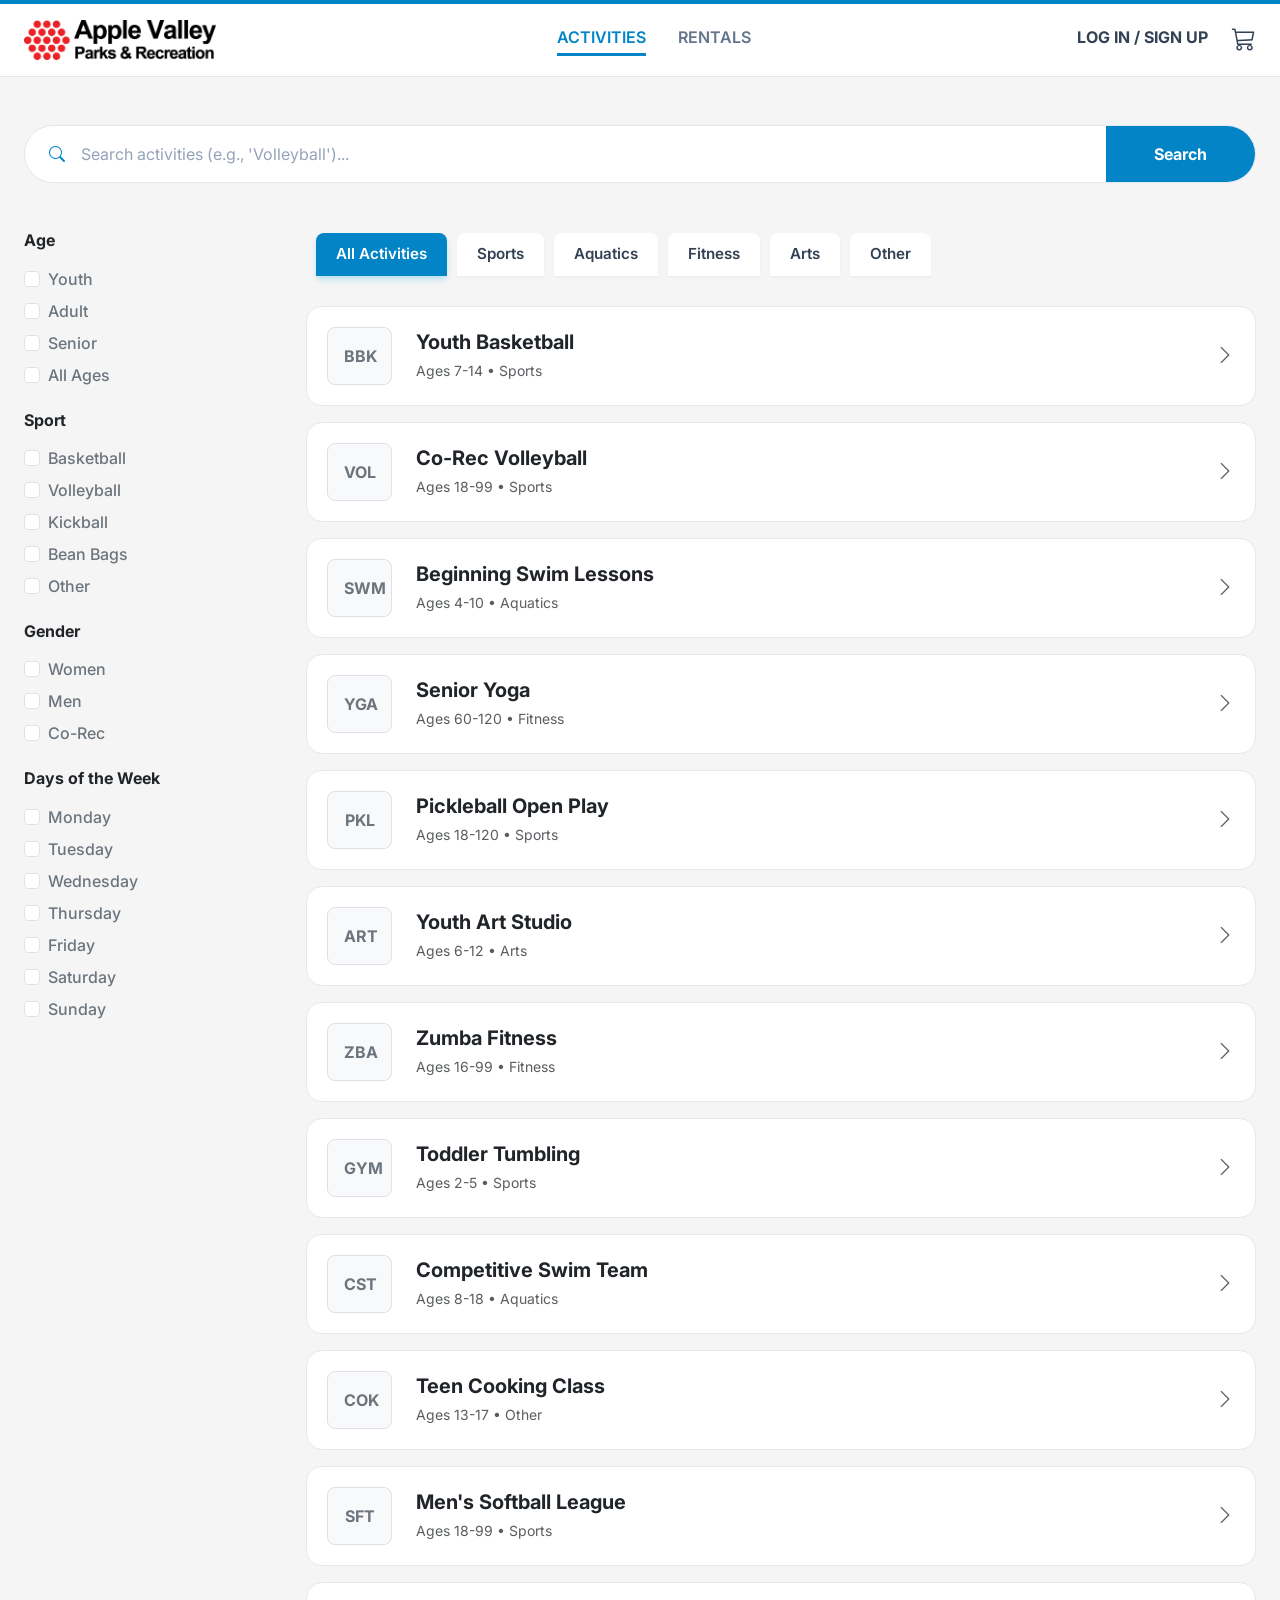
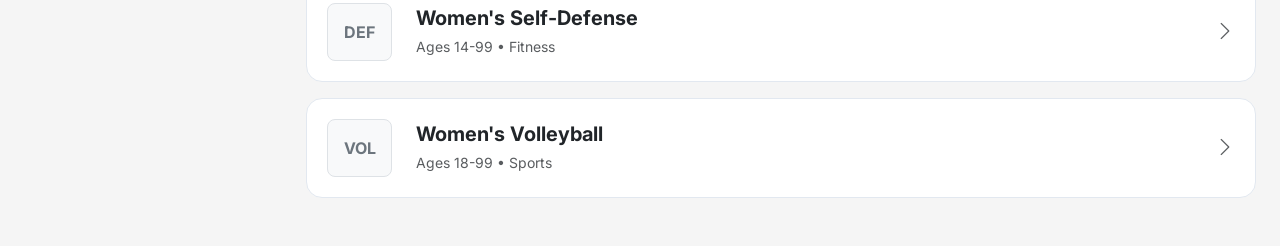
<file: index.html>
<!DOCTYPE html>
<html lang="en">
<head>
    <meta charset="UTF-8">
    <meta name="viewport" content="width=device-width, initial-scale=1.0">
    <title>Apple Valley Parks & Recreation - Activities</title>
    <link href="https://cdn.jsdelivr.net/npm/bootstrap@5.3.0/dist/css/bootstrap.min.css" rel="stylesheet">
    <link rel="stylesheet" href="https://cdn.jsdelivr.net/npm/bootstrap-icons@1.11.1/font/bootstrap-icons.css">
    <link rel="stylesheet" href="css/styles.css">
</head>
<body>

    <nav class="site-header navbar navbar-expand-lg">
        <div class="header-container">
            <a class="brand-logo" href="index.html">
                <img src="/img/AVLogo.png" alt="Logo" height="40">
            </a>
            
            <button class="navbar-toggler" type="button" data-bs-toggle="collapse" data-bs-target="#navbarNav">
                <span class="navbar-toggler-icon"></span>
            </button>

            <div class="collapse navbar-collapse center-nav" id="navbarNav">
                <ul class="nav-links">
                    <li><a class="nav-link active" href="index.html">ACTIVITIES</a></li>
                    <li><a class="nav-link" href="rentals.html">RENTALS</a></li>
                </ul>
            </div>

            <div class="user-actions">
                <a href="account.html" id="main-nav-link" class="account-link">ACCOUNT</a>
                <a href="cart.html" class="cart-link">
                    <i class="bi bi-cart3 cart-icon"></i>
                    <span id="cart-badge" class="cart-badge d-none">0</span>
                </a>
            </div>
        </div>
    </nav>

    <div class="page-container">
        
        <div class="search-wrapper">
            <span class="search-icon"><i class="bi bi-search"></i></span>
            <input type="text" id="search-input" class="search-input" placeholder="Search activities (e.g., 'Volleyball')..." aria-label="Search activities">
            <button id="clear-search-btn" class="clear-btn d-none" type="button">
                <i class="bi bi-x-circle-fill"></i>
            </button>
            <button class="btn-search" type="button" id="search-btn">Search</button>
        </div>

        <div class="layout-grid">
            <aside class="sidebar">
                <div id="filter-sidebar">
                    <h6 class="filter-title">Filters</h6>
                    <div id="filter-content"></div>
                </div>
            </aside>

            <main class="main-content">
                <div class="catalog-tabs" id="catalog-tabs"></div>
                <div id="activity-list" class="activity-list"></div>
            </main>
        </div>
    </div>

    <div class="modal fade" id="memberModal" tabindex="-1" aria-hidden="true">
        <div class="modal-dialog modal-dialog-centered">
            <div class="modal-content custom-modal">
                <div class="custom-modal-header">
                    <h5 class="custom-modal-title">Select a Family Member</h5>
                    <button type="button" class="btn-close" data-bs-dismiss="modal"></button>
                </div>
                <div class="custom-modal-body">
                    <p id="modal-activity-info" class="modal-subtitle"></p>
                    <div id="member-selection-list" class="member-list">
                        <div class="loading-text">Loading household...</div>
                    </div>
                </div>
                <div class="custom-modal-footer">
                    <button type="button" class="btn-cancel" data-bs-dismiss="modal">Cancel</button>
                </div>
            </div>
        </div>
    </div>

    <div class="modal fade" id="authModal" tabindex="-1" aria-hidden="true">
        <div class="modal-dialog modal-dialog-centered">
            <div class="modal-content custom-modal text-center">
                <div class="custom-modal-header border-0">
                    <h5 class="custom-modal-title">Sign In Required</h5>
                    <button type="button" class="btn-close" data-bs-dismiss="modal"></button>
                </div>
                <div class="custom-modal-body auth-body">
                    <i class="bi bi-person-lock auth-icon"></i>
                    <p class="auth-desc">You need to sign in first to add activities to your cart and assign family members.</p>
                    <div class="auth-actions">
                        <button id="login-sim-btn" class="btn-primary">Log In</button>
                        <a href="signup.html" class="btn-secondary">Sign Up</a>
                    </div>
                </div>
            </div>
        </div>
    </div>

    <div class="toast-container custom-toast-container">
        <div id="cartToast" class="toast custom-toast" role="alert">
            <div class="toast-content">
                <div class="toast-message">Item added to cart successfully!</div>
                <button type="button" class="btn-close btn-close-white" data-bs-dismiss="toast"></button>
            </div>
        </div>
    </div>

    <script src="https://cdn.jsdelivr.net/npm/bootstrap@5.3.0/dist/js/bootstrap.bundle.min.js"></script>
    <script src="js/auth.js"></script>
    <script src="js/main.js"></script>
</body>
</html>
</file>
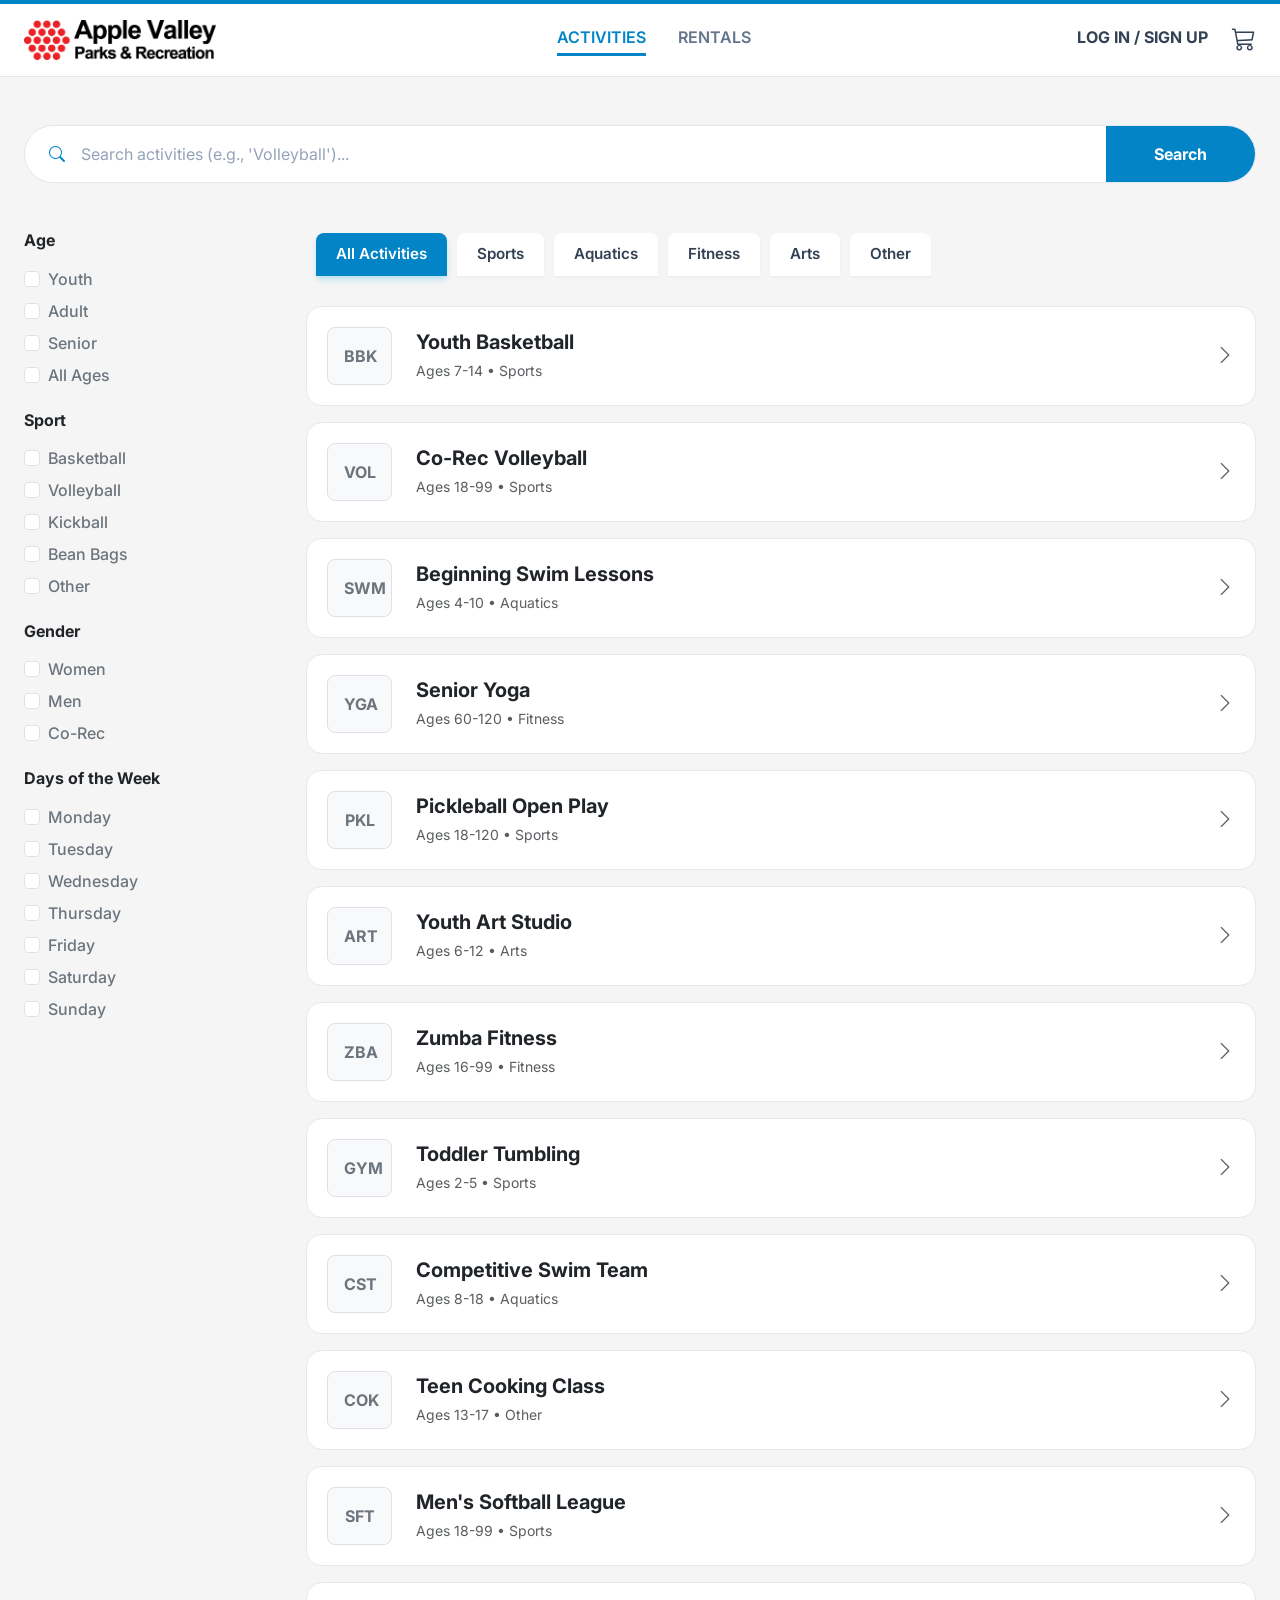
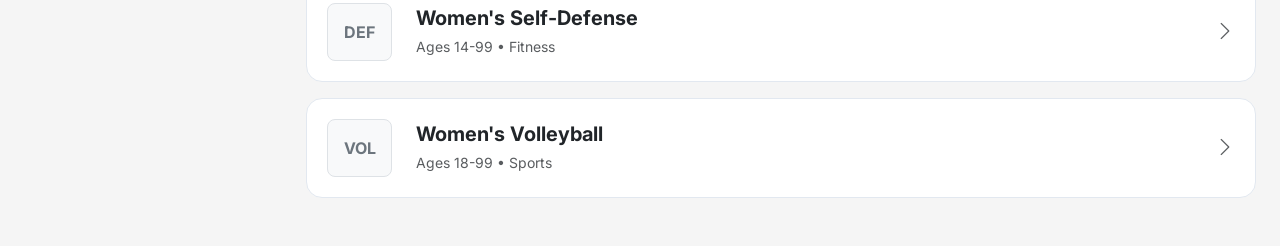
<file: account.html>
<!DOCTYPE html>
<html lang="en">
<head>
    <meta charset="UTF-8">
    <meta name="viewport" content="width=device-width, initial-scale=1.0">
    <title>Account - Apple Valley Parks & Rec</title>
    <link href="https://cdn.jsdelivr.net/npm/bootstrap@5.3.0/dist/css/bootstrap.min.css" rel="stylesheet">
    <link rel="stylesheet" href="https://cdn.jsdelivr.net/npm/bootstrap-icons@1.11.1/font/bootstrap-icons.css">
    <link rel="stylesheet" href="css/styles.css">
</head>
<body>

    <nav class="site-header navbar navbar-expand-lg">
        <div class="header-container">
            <a class="brand-logo" href="index.html">
                <img src="/img/AVLogo.png" alt="Logo" height="40">
            </a>
            
            <button class="navbar-toggler" type="button" data-bs-toggle="collapse" data-bs-target="#navbarNav">
                <span class="navbar-toggler-icon"></span>
            </button>
            <div class="collapse navbar-collapse center-nav" id="navbarNav">
                <ul class="nav-links">
                    <li><a class="nav-link" href="index.html">ACTIVITIES</a></li>
                    <li><a class="nav-link" href="rentals.html">RENTALS</a></li>
                </ul>
            </div>

            <div class="user-actions">
                <a href="account.html" id="main-nav-link" class="account-link active">ACCOUNT</a>
                <a href="cart.html" class="cart-link">
                    <i class="bi bi-cart3 cart-icon"></i>
                    <span id="cart-badge" class="cart-badge d-none">0</span>
                </a>
            </div>
        </div>
    </nav>


    <div class="page-container">
        <div class="row gx-5">
            
            <div class="col-lg-6 mb-5 mb-lg-0">
                <h2 class="fw-bold mb-4" style="color: #0f172a;">Family Members</h2>
                
                <div id="members-list"></div>
                
                <div class="d-flex flex-wrap gap-3 mt-4">
                    <button id="open-add-member" class="btn-primary">Add Family Member</button>
                    <button id="sign-out-btn" class="btn-danger-outline">Sign Out</button>
                </div>
            </div>

            <div class="col-lg-6">
                <div class="mb-5">
                    <h2 class="fw-bold mb-3" style="color: #0f172a;">Address</h2>
                    <div class="info-card">
                        <p id="address-display" class="fs-5 mb-0 text-secondary flex-grow-1">No address provided</p>
                        <button id="edit-address-btn" class="btn-secondary">Edit</button>
                    </div>
                </div>

                <div>
                    <h2 class="fw-bold mb-3" style="color: #0f172a;">Payment Methods</h2>
                    <div class="info-card">
                        <i class="bi bi-credit-card-2-front fs-3" style="color: #0284c7;"></i>
                        <p class="fs-5 mb-0 flex-grow-1 text-secondary">Mastercard ending in 4567</p>
                        <button id="add-payment-btn" class="btn-secondary">Add</button>
                    </div>
                </div>
            </div>
        </div>
    </div>

    <div class="modal fade" id="addMemberModal" tabindex="-1" aria-hidden="true">
        <div class="modal-dialog modal-dialog-centered">
            <div class="modal-content custom-modal">
                <div class="custom-modal-header">
                    <h5 class="custom-modal-title">Add Family Member</h5>
                    <button type="button" class="btn-close" data-bs-dismiss="modal" aria-label="Close"></button>
                </div>
                <div class="custom-modal-body">
                    <form id="add-member-form">
                        <div class="mb-3">
                            <label class="form-label fw-bold text-secondary">Full Name</label>
                            <input type="text" id="new-member-name" class="form-control form-control-custom" required>
                        </div>
                        <div class="mb-3">
                            <label class="form-label fw-bold text-secondary">Age</label>
                            <input type="number" id="new-member-age" class="form-control form-control-custom" required>
                        </div>
                        <div class="mb-4">
                            <label class="form-label fw-bold d-block text-secondary">Gender</label>
                            <div class="d-flex gap-4">
                                <div class="form-check">
                                    <input class="form-check-input" type="radio" name="new-gender" id="g-female" value="Female" checked>
                                    <label class="form-check-label fw-medium text-secondary" for="g-female">Female</label>
                                </div>
                                <div class="form-check">
                                    <input class="form-check-input" type="radio" name="new-gender" id="g-male" value="Male">
                                    <label class="form-check-label fw-medium text-secondary" for="g-male">Male</label>
                                </div>
                                <div class="form-check">
                                    <input class="form-check-input" type="radio" name="new-gender" id="g-other" value="Non-Binary">
                                    <label class="form-check-label fw-medium text-secondary" for="g-other">Non-Binary</label>
                                </div>
                            </div>
                        </div>
                        <button type="submit" class="btn-primary w-100 py-3 mt-2">Save Family Member</button>
                    </form>
                </div>
            </div>
        </div>
    </div>

    <div class="modal fade" id="addressModal" tabindex="-1" aria-hidden="true">
        <div class="modal-dialog modal-dialog-centered">
            <div class="modal-content custom-modal">
                <div class="custom-modal-header">
                    <h5 class="custom-modal-title">Update Address</h5>
                    <button type="button" class="btn-close" data-bs-dismiss="modal"></button>
                </div>
                <div class="custom-modal-body">
                    <form id="edit-address-form">
                        <div class="mb-4">
                            <label class="form-label fw-bold text-secondary">Street Address</label>
                            <input type="text" id="input-address" class="form-control form-control-custom" placeholder="e.g. 123 Apple Way" required>
                        </div>
                        <button type="submit" class="btn-primary w-100 py-3">Save Address</button>
                    </form>
                </div>
            </div>
        </div>
    </div>

    <script src="https://cdn.jsdelivr.net/npm/bootstrap@5.3.0/dist/js/bootstrap.bundle.min.js"></script>
    <script src="js/auth.js"></script>
    <script src="js/account.js"></script>
</body>
</html>
</file>
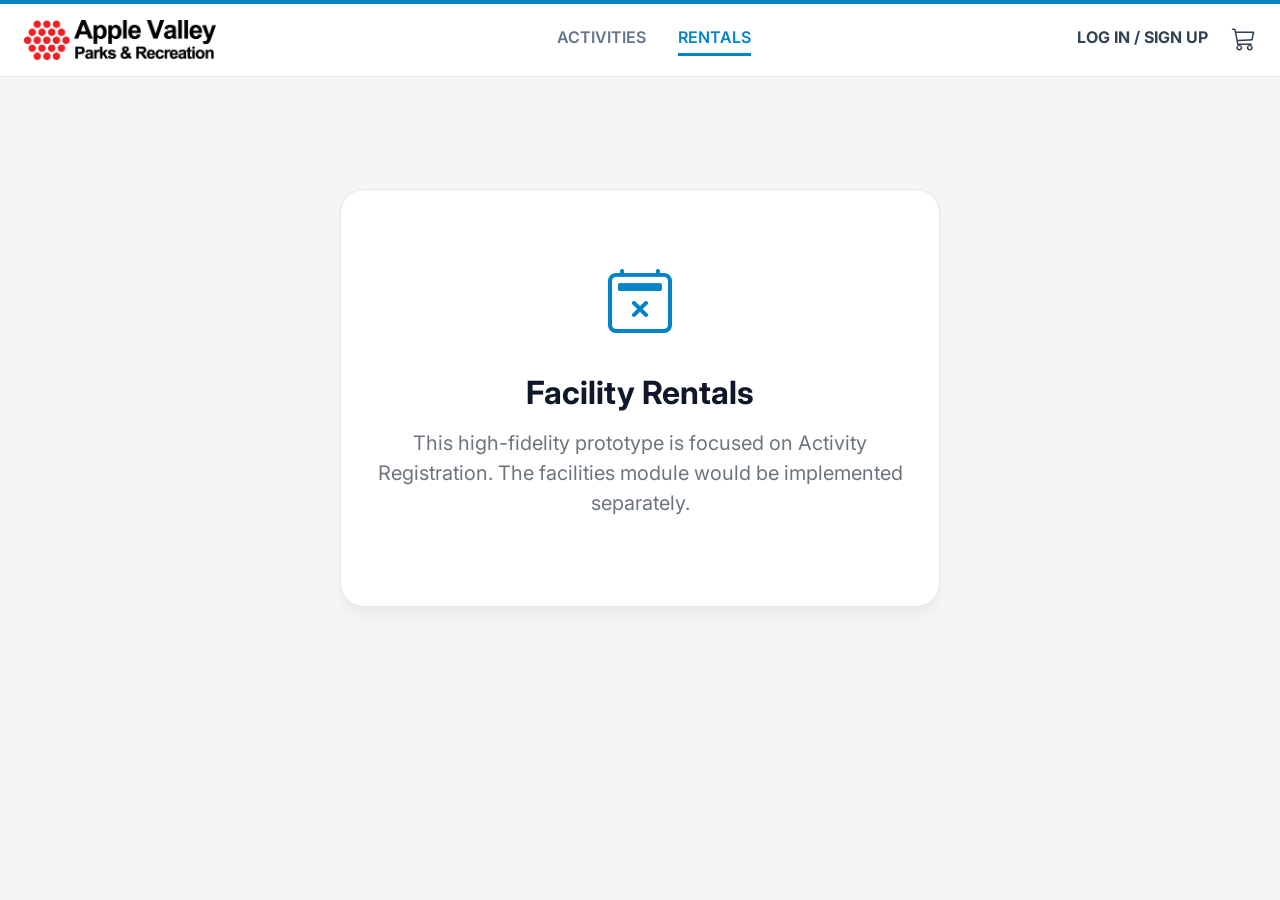
<file: rentals.html>
<!DOCTYPE html>
<html lang="en">
<head>
    <meta charset="UTF-8">
    <meta name="viewport" content="width=device-width, initial-scale=1.0">
    <title>Rentals - Apple Valley Parks & Rec</title>
    <link href="https://cdn.jsdelivr.net/npm/bootstrap@5.3.0/dist/css/bootstrap.min.css" rel="stylesheet">
    <link rel="stylesheet" href="https://cdn.jsdelivr.net/npm/bootstrap-icons@1.11.1/font/bootstrap-icons.css">
    <link rel="stylesheet" href="css/styles.css">
</head>
<body>

    <nav class="site-header navbar navbar-expand-lg">
        <div class="header-container">
            <a class="brand-logo" href="index.html">
                <img src="/img/AVLogo.png" alt="Logo" height="40">
            </a>
            
            <button class="navbar-toggler" type="button" data-bs-toggle="collapse" data-bs-target="#navbarNav">
                <span class="navbar-toggler-icon"></span>
            </button>

            <div class="collapse navbar-collapse center-nav" id="navbarNav">
                <ul class="nav-links">
                    <li><a class="nav-link" href="index.html">ACTIVITIES</a></li>
                    <li><a class="nav-link active" href="rentals.html">RENTALS</a></li>
                </ul>
            </div>

            <div class="user-actions">
                <a href="account.html" id="main-nav-link" class="account-link">ACCOUNT</a>
                <a href="cart.html" class="cart-link">
                    <i class="bi bi-cart3 cart-icon"></i>
                    <span id="cart-badge" class="cart-badge d-none">0</span>
                </a>
            </div>
        </div>
    </nav>

    <div class="page-container">
        
        <div class="prototype-message-card">
            <i class="bi bi-calendar2-x prototype-icon"></i>
            <h2 class="fw-bold mb-3" style="color: #0f172a;">Facility Rentals</h2>
            <p class="text-secondary fs-5 mb-4 lh-base">
                This high-fidelity prototype is focused on Activity Registration. The facilities module would be implemented separately.
            </p>
        </div>
    </div>

    <script src="https://cdn.jsdelivr.net/npm/bootstrap@5.3.0/dist/js/bootstrap.bundle.min.js"></script>
    <script src="js/auth.js"></script>
</body>
</html>
</file>
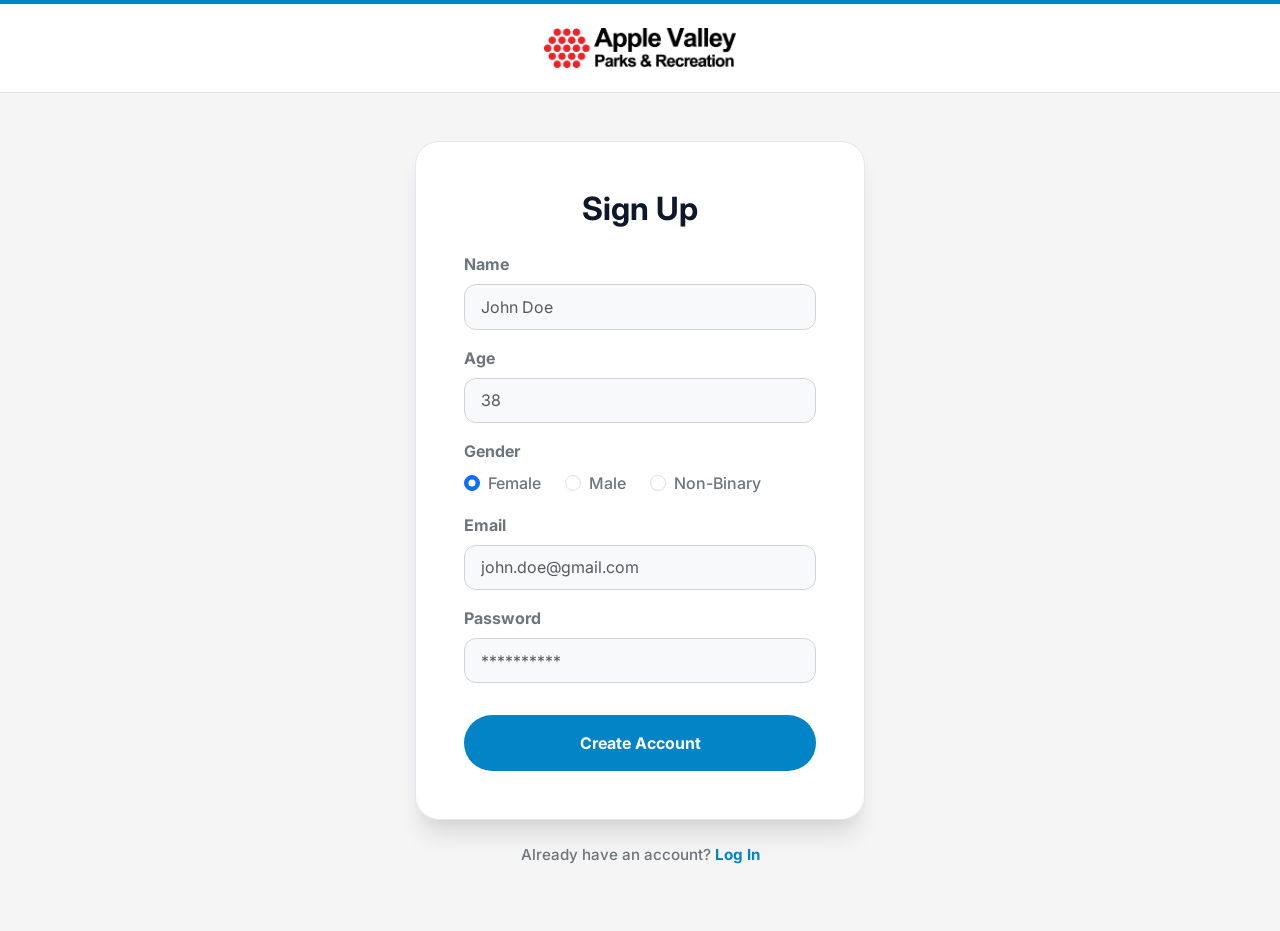
<file: signup.html>
<!DOCTYPE html>
<html lang="en">
<head>
    <meta charset="UTF-8">
    <meta name="viewport" content="width=device-width, initial-scale=1.0">
    <title>Sign Up - Apple Valley Parks & Rec</title>
    <link href="https://cdn.jsdelivr.net/npm/bootstrap@5.3.0/dist/css/bootstrap.min.css" rel="stylesheet">
    <link rel="stylesheet" href="https://cdn.jsdelivr.net/npm/bootstrap-icons@1.11.1/font/bootstrap-icons.css">
    <link rel="stylesheet" href="css/styles.css">
</head>
<body>

    <header class="p-4 d-flex justify-content-center bg-white border-bottom" style="border-top: 4px solid #0284c7;">
        <a class="text-decoration-none d-flex align-items-center" href="index.html">
            <img src="/img/AVLogo.png" alt="Logo" height="40">
        </a>
    </header>

    <div class="container d-flex justify-content-center align-items-center flex-column" style="min-height: 80vh; padding: 3rem 1rem;">
        
        <div class="signup-card p-5 mb-4">
            <h2 class="text-center fw-bold mb-4" style="color: #0f172a;">Sign Up</h2>
            
            <form id="signup-form">
                <div class="mb-3">
                    <label class="form-label fw-bold text-secondary">Name</label>
                    <input type="text" class="form-control form-control-custom" placeholder="John Doe" required>
                </div>

                <div class="mb-3">
                    <label class="form-label fw-bold text-secondary">Age</label>
                    <input type="number" class="form-control form-control-custom" placeholder="38" required>
                </div>

                <div class="mb-3">
                    <label class="form-label fw-bold d-block text-secondary">Gender</label>
                    <div class="d-flex gap-4 mt-2">
                        <div class="form-check">
                            <input class="form-check-input" type="radio" name="gender" id="female" value="female" checked>
                            <label class="form-check-label fw-medium text-secondary" for="female">Female</label>
                        </div>
                        <div class="form-check">
                            <input class="form-check-input" type="radio" name="gender" id="male" value="male">
                            <label class="form-check-label fw-medium text-secondary" for="male">Male</label>
                        </div>
                        <div class="form-check">
                            <input class="form-check-input" type="radio" name="gender" id="non-binary" value="non-binary">
                            <label class="form-check-label fw-medium text-secondary" for="non-binary">Non-Binary</label>
                        </div>
                    </div>
                </div>

                <div class="mb-3">
                    <label class="form-label fw-bold text-secondary">Email</label>
                    <input type="email" class="form-control form-control-custom" placeholder="john.doe@gmail.com" required>
                </div>

                <div class="mb-4">
                    <label class="form-label fw-bold text-secondary">Password</label>
                    <input type="password" class="form-control form-control-custom" placeholder="**********" required>
                </div>

                <button type="submit" class="btn-primary w-100 py-3 mt-2">Create Account</button>
            </form>
        </div>

        <p class="text-center text-secondary fw-medium" style="font-size: 0.95rem;">
            Already have an account? 
            <a href="#" id="login-info-link" style="color: #0284c7; text-decoration: none; font-weight: 700; transition: color 0.2s;">Log In</a>
        </p>

    </div>

    <div class="modal fade" id="prototypeModal" tabindex="-1" aria-hidden="true">
        <div class="modal-dialog modal-dialog-centered">
            <div class="modal-content custom-modal text-center">
                <div class="custom-modal-header border-0 pb-0 justify-content-center position-relative">
                    <h5 class="custom-modal-title">Login Information Not Yet Stored</h5>
                    <button type="button" class="btn-close position-absolute end-0 me-4" data-bs-dismiss="modal" aria-label="Close"></button>
                </div>
                <div class="custom-modal-body p-4">
                    <p class="mb-4 text-secondary lh-lg">
                        This is a High-Fidelity Prototype. Permanent accounts don't exist yet. Create a temporary account to test the prototype!
                    </p>
                    <button type="button" class="btn-primary w-100 py-3" data-bs-dismiss="modal">Close</button>
                </div>
            </div>
        </div>
    </div>

    <script src="https://cdn.jsdelivr.net/npm/bootstrap@5.3.0/dist/js/bootstrap.bundle.min.js"></script>
    <script src="js/signup.js"></script>
</body>
</html>
</file>
<file: css/styles.css>
@import url('https://fonts.googleapis.com/css2?family=Inter:wght@400;600;700&display=swap');


.member-card {
background-color: white;
border: 1px solid #e2e8f0;
border-radius: 1rem;
padding: 1.25rem 1.5rem;
display: flex;
justify-content: space-between;
align-items: center;
margin-bottom: 1rem;
box-shadow: 0 1px 2px 0 rgba(0, 0, 0, 0.05);
transition: border-color 0.2s;
}
.member-card:hover {
border-color: #7dd3fc;
}

.form-control-custom {
background-color: #f0f9ff;
border-radius: 0.75rem;
border: 1px solid #bae6fd;
padding: 0.75rem 1rem;
color: #334155;
transition: all 0.2s;
}
.form-control-custom:focus {
background-color: white;
border-color: #38bdf8;
box-shadow: 0 0 0 0.25rem rgba(56, 189, 248, 0.25);
outline: none;
}

.btn-danger-outline {
background-color: transparent;
color: #ef4444;
border: 2px solid #fca5a5;
border-radius: 50rem;
padding: 10px 24px;
font-weight: 700;
transition: all 0.2s;
text-decoration: none;
}
.btn-danger-outline:hover {
background-color: #ef4444;
color: white;
border-color: #ef4444;
}

.info-card {
background: white;
border: 1px solid #e2e8f0;
border-radius: 1rem;
padding: 1.5rem;
display: flex;
align-items: center;
gap: 1.5rem;
box-shadow: 0 1px 2px 0 rgba(0, 0, 0, 0.05);
}

body {
    font-family: 'Inter', sans-serif;
    color: #334155;
    background-color: #f5f5f5;
}

ul {
    list-style: none;
    padding: 0;
    margin: 0;
}

.page-container {
    padding: 3rem 1.5rem;
    max-width: 1400px;
    margin: 0 auto;
}

.layout-grid {
    display: grid;
    grid-template-columns: 250px 1fr;
    gap: 2rem;
}

@media (max-width: 768px) {
    .layout-grid {
        grid-template-columns: 1fr;
    }
}

.site-header {
    background-color: white;
    border-bottom: 1px solid #e2e8f0;
    /* Brand color stripe at the top */
    border-top: 4px solid #0284c7; /* Sky Blue 600 */
    padding: 1rem 0;
    transition: all 0.3s ease;
}

.header-container {
    display: flex;
    align-items: center;
    justify-content: space-between;
    padding: 0 1.5rem;
    width: 100%;
}

.brand-logo {
    display: flex;
    align-items: center;
    margin-right: 1rem;
}

.center-nav {
    justify-content: center;
}

.nav-links {
    display: flex;
    gap: 2rem;
}

.nav-link {
    font-weight: 600;
    color: #64748b;
    text-decoration: none;
    transition: color 0.2s;
    padding-bottom: 0.25rem;
}

.nav-link:hover {
    color: #0284c7;
}

.nav-link.active {
    color: #0284c7;
    border-bottom: 3px solid #0284c7;
}

.user-actions {
    display: flex;
    align-items: center;
    gap: 1.5rem;
}

.account-link {
    text-decoration: none;
    color: #334155;
    font-weight: 700;
    transition: all 0.2s;
    padding-bottom: 0.25rem; 
    border-bottom: 3px solid transparent; 
}

.account-link:hover {
    color: #0284c7;
}

.account-link.active {
    color: #0284c7;
    border-bottom: 3px solid #0284c7;
}

.cart-link {
    color: #334155;
    position: relative;
    text-decoration: none;
    transition: color 0.2s;
}

.cart-link:hover {
    color: #0284c7;
}

.cart-icon {
    font-size: 1.5rem;
}

.cart-badge {
    position: absolute;
    top: 0;
    right: 0;
    transform: translate(50%, -50%);
    background-color: #ea580c;
    color: white;
    border-radius: 50rem;
    padding: 0.25em 0.5em;
    font-size: 0.65rem;
    font-weight: 700;
    box-shadow: 0 2px 4px rgba(234, 88, 12, 0.3);
}

.search-wrapper {
    display: flex;
    align-items: center;
    background: white;
    border: 1px solid #e2e8f0;
    border-radius: 50rem;
    margin-bottom: 3rem;
    overflow: hidden;
    transition: transform 0.2s, box-shadow 0.2s, border-color 0.2s;
}

.search-wrapper:focus-within {
    transform: translateY(-2px);
    box-shadow: 0 10px 25px -5px rgba(2, 132, 199, 0.1);
    border-color: #7dd3fc;
}

.search-icon {
    padding-left: 1.5rem;
    padding-right: 0.5rem;
    color: #0284c7;
}

.search-input {
    flex-grow: 1;
    border: none;
    padding: 1rem 0.5rem;
    outline: none;
    background: transparent;
    color: #334155;
}

.search-input::placeholder {
    color: #94a3b8;
}

.clear-btn {
    background: transparent;
    border: none;
    color: #94a3b8;
    padding: 0 1rem;
    cursor: pointer;
    transition: color 0.2s;
}

.clear-btn:hover {
    color: #ef4444;
}

.btn-search {
    background-color: #0284c7;
    color: white;
    border: none;
    padding: 1rem 3rem;
    font-weight: 700;
    cursor: pointer;
    transition: background-color 0.2s;
}

.btn-search:hover {
    background-color: #0369a1;
}

#filter-sidebar {
    position: sticky;
    top: 20px;
}

.filter-title {
    font-weight: 700;
    text-transform: uppercase;
    font-size: 0.875rem;
    margin-bottom: 1rem;
    color: #0f172a;
    letter-spacing: 0.05em;
}

.catalog-tabs {
    display: flex;
    flex-wrap: wrap;
    gap: 0.75rem;
    margin-bottom: 2rem;
    padding: 0;
}

.catalog-tab-btn {
    display: inline-block;
    background-color: white;
    border: 1px solid #e2e8f0;
    color: #475569;
    border-radius: 50rem;
    padding: 10px 24px;
    font-weight: 600;
    font-size: 0.95rem;
    cursor: pointer;
    transition: all 0.2s ease;
    font-family: inherit;
    outline: none; 
    box-shadow: 0 1px 2px 0 rgba(0, 0, 0, 0.05);
}

.catalog-tab-btn:hover {
    border-color: #7dd3fc;
    color: #0284c7;
    background-color: #f0f9ff;
    transform: translateY(-1px);
}

.catalog-tab-btn.active {
    background-color: #0ea5e9;
    border-color: #0ea5e9;
    color: white;
    box-shadow: 0 4px 6px -1px rgba(14, 165, 233, 0.3);
}

.activity-list {
    display: flex;
    flex-direction: column;
    gap: 1rem;
}

.activity-card {
    background: white;
    border-radius: 16px;
    border: 1px solid #e2e8f0;
    padding: 20px;
    transition: all 0.3s ease;
    display: flex;
    justify-content: space-between;
    align-items: center;
}

.activity-card:hover {
    box-shadow: 0 10px 15px -3px rgba(0, 0, 0, 0.05);
    border-color: #7dd3fc;
    transform: translateY(-2px);
}

.btn-primary {
    background-color: #0284c7;
    color: white;
    border: none;
    border-radius: 50rem;
    padding: 12px 24px;
    font-weight: 700;
    transition: all 0.2s;
    cursor: pointer;
}

.btn-primary:hover {
    background-color: #0369a1;
    transform: scale(1.02);
    box-shadow: 0 4px 6px -1px rgba(2, 132, 199, 0.2);
}

.btn-secondary {
    background-color: transparent;
    color: #0284c7;
    border: 2px solid #0284c7;
    border-radius: 50rem;
    padding: 10px 24px;
    font-weight: 700;
    text-decoration: none;
    transition: all 0.2s;
    display: inline-block;
}

.btn-secondary:hover {
    background-color: #0284c7;
    color: white;
}

.btn-cancel {
    background-color: #f1f5f9;
    color: #475569;
    border: 1px solid #cbd5e1;
    border-radius: 10px;
    padding: 10px;
    width: 100%;
    font-weight: 600;
    cursor: pointer;
    transition: all 0.2s;
}

.btn-cancel:hover {
    background-color: #e2e8f0;
    color: #0f172a;
}

.custom-modal {
    background: white;
    border-radius: 1rem;
    box-shadow: 0 20px 25px -5px rgba(0, 0, 0, 0.1), 0 10px 10px -5px rgba(0, 0, 0, 0.04);
    overflow: hidden;
    border: 1px solid #f1f5f9;
}

.custom-modal-header {
    display: flex;
    justify-content: space-between;
    align-items: center;
    padding: 1.5rem 1.5rem 0;
}

.custom-modal-title {
    font-weight: 700;
    margin: 0;
    font-size: 1.25rem;
    color: #0f172a;
}

.custom-modal-body {
    padding: 1.5rem;
}

.custom-modal-footer {
    padding: 0 1.5rem 1.5rem;
}

.modal-subtitle {
    color: #64748b;
    font-size: 0.875rem;
    margin-bottom: 1.5rem;
}

.member-list {
    display: flex;
    flex-direction: column;
    gap: 0.5rem;
}

.loading-text {
    text-align: center;
    padding: 1rem 0;
    color: #0ea5e9;
    font-weight: 600;
}

.auth-body {
    padding: 2rem 1.5rem;
}

.auth-icon {
    font-size: 3.5rem;
    color: #0284c7;
    display: block;
    margin-bottom: 1rem;
}

.auth-desc {
    color: #64748b;
    margin-bottom: 1.5rem;
}

.auth-actions {
    display: flex;
    flex-direction: column;
    gap: 0.75rem;
}

.custom-toast-container {
    position: fixed;
    bottom: 0;
    right: 0;
    padding: 1rem;
    z-index: 1055;
}

.custom-toast {
    background-color: #0284c7;
    color: white;
    border-radius: 0.5rem;
    box-shadow: 0 10px 15px -3px rgba(2, 132, 199, 0.3);
}

.toast-content {
    display: flex;
    align-items: center;
    justify-content: space-between;
    padding: 0.75rem 1rem;
}

.toast-message {
    font-weight: 600;
}

.selection-btn {
    background-color: white;
    border: 2px solid #e2e8f0;
    color: #334155;
    transition: all 0.2s ease;
    cursor: pointer;
    outline: none;
    font-family: inherit;
}

.selection-btn:not(.disabled):hover {
    background-color: #f0f9ff;
    border-color: #38bdf8;
    transform: translateY(-2px);
    color: black;
    box-shadow: 0 4px 6px -1px rgba(2, 132, 199, 0.1);
}

.selection-btn.disabled {
    cursor: not-allowed;
    background-color: #f8fafc;
}

.summary-card {
    background: white;
    border: 1px solid #e2e8f0;
    border-radius: 1rem;
    padding: 1.5rem;
    box-shadow: 0 4px 6px -1px rgba(0, 0, 0, 0.05);
}
.back-link {
    color: #64748b;
    text-decoration: none;
    font-weight: 600;
    transition: color 0.2s;
}
.back-link:hover {
    color: #0284c7;
}
.total-price {
    color: #0284c7;
}

.prototype-message-card {
    background: white;
    border: 1px solid #e2e8f0;
    border-radius: 1.5rem;
    padding: 4rem 2rem;
    text-align: center;
    max-width: 600px;
    margin: 4rem auto;
    box-shadow: 0 10px 15px -3px rgba(0, 0, 0, 0.05);
}
.prototype-icon {
    font-size: 4rem;
    color: #0284c7; /* Sky Blue 600 */
    margin-bottom: 1.5rem;
    display: inline-block;
}

.signup-card {
    max-width: 450px;
    border-radius: 1.5rem;
    border: 1px solid #dee2e6;
}
.form-control-custom {
    background-color: #f8f9fa;
    border-radius: 0.75rem;
    border: 1px solid #ced4da;
    padding: 0.6rem 1rem;
}
.btn-signup {
    background-color: #2d2f3b;
    color: white;
    border-radius: 1rem;
    padding: 0.75rem 2.5rem;
    font-weight: bold;
}
.btn-signup:hover {
    background-color: #1a1c24;
    color: white;
}

.signup-card {
    max-width: 450px;
    width: 100%;
    background: white;
    border-radius: 1.5rem;
    border: 1px solid #e2e8f0;
    box-shadow: 0 20px 25px -5px rgba(0, 0, 0, 0.1), 0 10px 10px -5px rgba(0, 0, 0, 0.04);
}

.catalog-tabs {
    display: flex;
    gap: 4px;
    margin-bottom: 2rem;
    padding: 0 10px;
    gap: 10px;
    border-bottom: 2px solid var(--slate-200);
}

.catalog-tab-btn {
    background: #fff;
    border: 1px solid var(--slate-200);
    border-bottom: none;
    padding: 10px 20px;
    font-weight: 600;
    font-size: 0.95rem;
    color: var(--slate-600);
    cursor: pointer;
    transition: all 0.2s ease;
    font-family: inherit;
    outline: none;
    
    border-radius: 8px 8px 0 0; 
    
    position: relative;
    bottom: -2px;
    z-index: 1;
}

.catalog-tab-btn:hover {
    color: var(--primary);
    background-color: var(--slate-50);
}

.catalog-tab-btn.active {
    background-color: #0284c7;
    color: white;
    border-bottom: 3px solid var(--primary); 
    z-index: 2;
}
</file>
